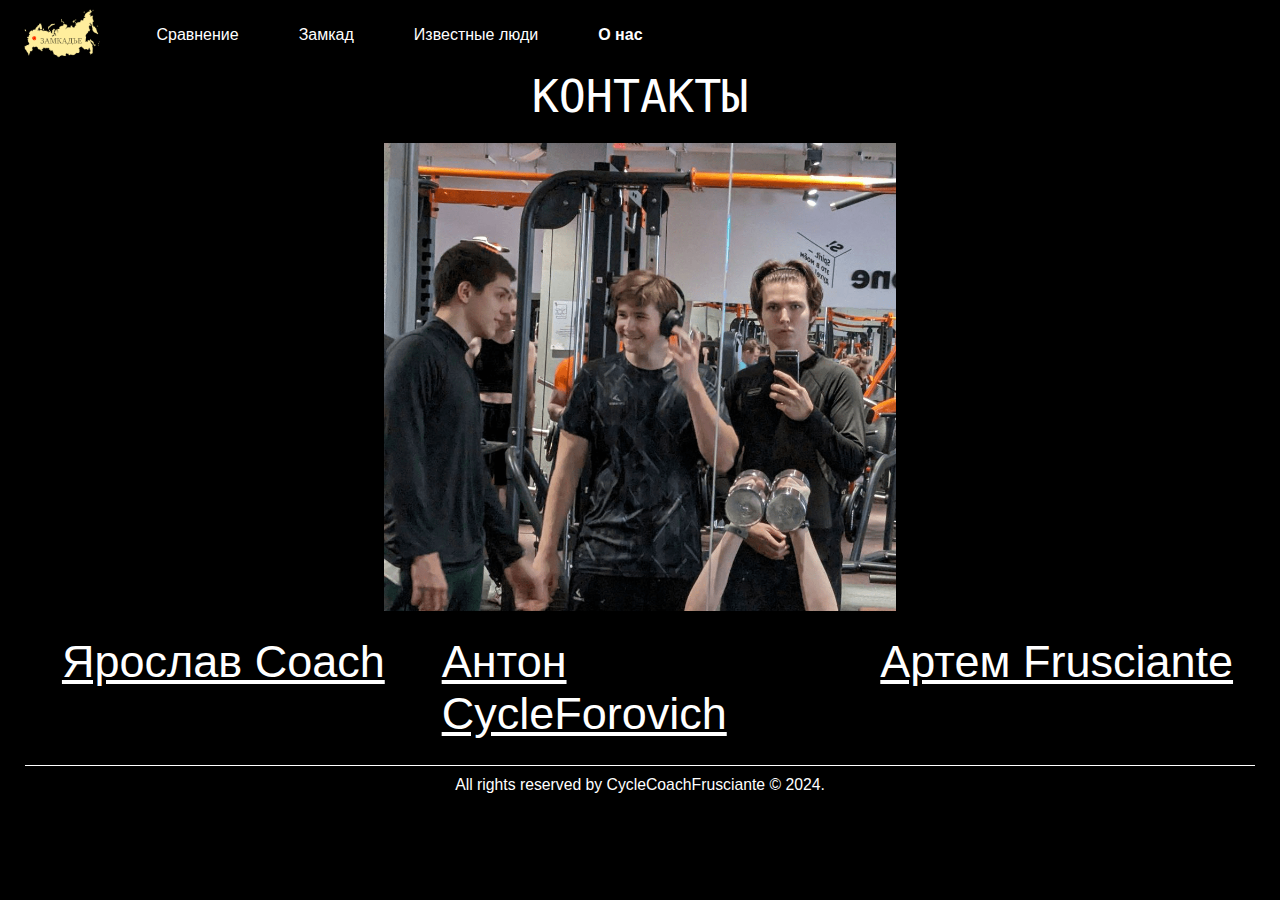
<file: about_us/about_us.html>
<!DOCTYPE html>
<html lang="en">
<head>
    <meta charset="UTF-8">
    <meta name="viewport" content="width=device-width, initial-scale=1.0">
    <link rel="stylesheet" href="../common_style.css">
    <link rel="stylesheet" href="about_us.css">
    <link rel="icon" href="../files/logo.png" type="image/png">
    <title>Есть ли жизнь за МКАДом?</title>
</head>
<body>
    <header>
        <a href="../index.html"><img src="../files/logo.png" alt="Логотип" class="logo"></a>
        <nav>
            <ul class="menu">
                <li><span>Сравнение</span>
                    <ul class="submenu">
                        <li><a href="../economics/economics.html">Экономика</a></li>
                        <li><a href="../climate/climate.html">Климат</a></li>
                    </ul>
                </li>
                <li><span>Замкад</span>
                    <ul class="submenu">
                        <li><a href="../tuapse/tuapse.html">Туапсе</a></li>
                        <li><a href="../kazan/kazan.html">Казань</a></li>
                        <li><a href="../cheboksary/cheboksary.html">Чебоксары</a></li>
                    </ul>
                </li>
                <li><a href="../popular_people/popular_people.html">Известные люди</a></li>
                <li><b><a href="../about_us/about_us.html">О нас</a></b></li>
            </ul>
        </nav>
    </header>
    <main>
        
        <div class="contacts">
            КОНТАКТЫ
        </div>

        <div class="bordered">
            <a href="files/gym.png"><img src="files/gym1.png" class="founders"></img></a>
        </div>
        
        <div class="container">
            <div class="info-card">
                <div class="info-card-element">
                    <div class="author">
                        <a target="_blank" href=https://t.me/xflouDD>Ярослав Coach</a>
                    </div>
                </div>
                <div class="info-card-element" id="university">
                    <div class="author">
                        <a target="_blank" href=https://t.me/qualdum>Антон CycleForovich</a>
                    </div>
                </div>
                <div class="info-card-element">
                    <div class="author">
                        <a target="_blank" href="https://t.me/GreenCoffee5">Артем Frusciante</a>
                    </div>
                </div>
            </div>
        </div>

        <footer class="footer">
            <div class="divider"></div>
            <div class="footer_text">All rights reserved by CycleCoachFrusciante © 2024.</div>
        </footer>
    </main>
</body>
</html>
</file>
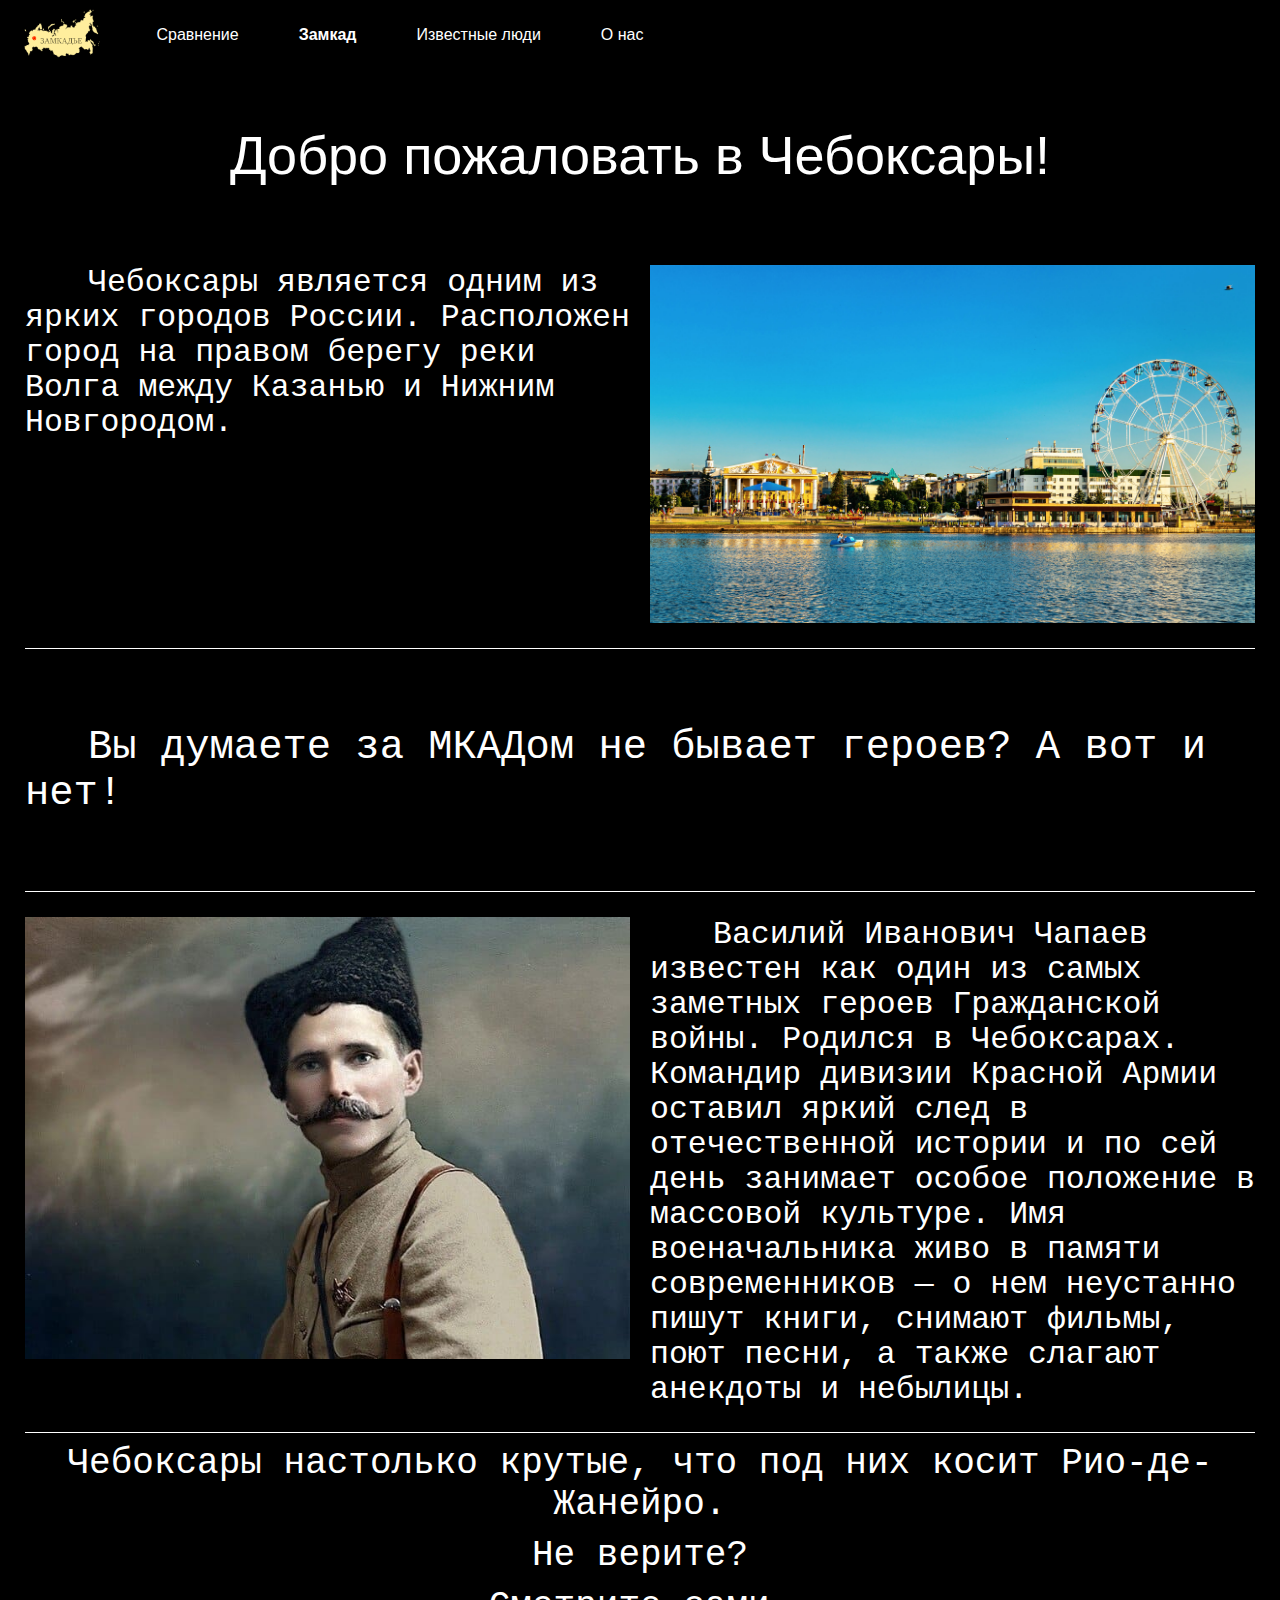
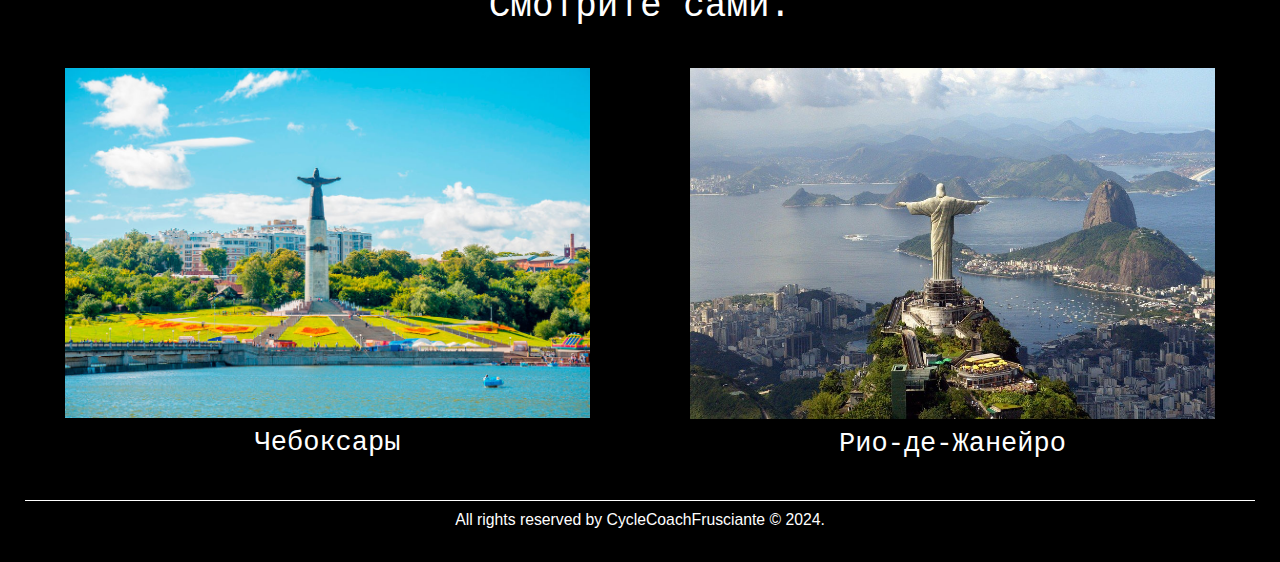
<file: cheboksary/cheboksary.html>
<!DOCTYPE html>
<html lang="en">
<head>
    <meta charset="UTF-8">
    <meta name="viewport" content="width=device-width, initial-scale=1.0">
    <link rel="stylesheet" href="../common_style.css">
    <link rel="stylesheet" href="cheboksary.css">
    <link rel="icon" href="../files/logo.png" type="image/png">
    <title>Есть ли жизнь за МКАДом?</title>
</head>
<body>
    <header>
        <a href="../index.html"><img src="../files/logo.png" alt="Логотип" class="logo"></a>
        <nav>
            <ul class="menu">
                <li><span>Сравнение</span>
                    <ul class="submenu">
                        <li><a href="../economics/economics.html">Экономика</a></li>
                        <li><a href="../climate/climate.html">Климат</a></li>
                    </ul>
                </li>
                <li><b><span>Замкад</span></b>
                    <ul class="submenu">
                        <li><a href="../tuapse/tuapse.html">Туапсе</a></li>
                        <li><a href="../kazan/kazan.html">Казань</a></li>
                        <li><b><a href="../cheboksary/cheboksary.html">Чебоксары</a></b></li>
                    </ul>
                </li>
                <li><a href="../popular_people/popular_people.html">Известные люди</a></li>
                <li><a href="../about_us/about_us.html">О нас</a></li>
            </ul>
        </nav>
    </header>
    <main>
        <div class="title_text">
            <p>Добро пожаловать в Чебоксары!</p>
        </div>

        <div class="container">
            <div class="info-card">
                <div class="info-card-element">
                    <div class="maps_cheb">Чебоксары является одним из ярких городов России. Расположен город на правом берегу реки Волга между Казанью и Нижним Новгородом. </div>
                </div>
                <div class="info-card-element">
                    <a href="files/zaliv.jpg"><img src="files/zaliv.jpg"></img></a>
                </div>
            </div>
        </div>

        <div class="divider"></div>
        <div class="container">
            <div class="info-card">
                <div class="info-card-element">
                    <div class="chapaev">
                        Вы думаете за МКАДом не бывает героев? А вот и нет!
                    </div>
                </div>
            </div>
        </div>

        <div class="divider"></div>

        <div class="container">
            <div class="info-card">
                <div class="info-card-element">
                    <a href="files/chapaev.png"><img src="files/chapaev.png"></img></a>
                </div>
                <div class="info-card-element">
                    <div class="maps_cheb">
                        Василий Иванович Чапаев известен как один из самых заметных героев Гражданской войны. Родился в Чебоксарах. Командир дивизии Красной Армии оставил яркий след в отечественной истории и по сей день занимает особое положение в массовой культуре. Имя военачальника живо в памяти современников — о нем неустанно пишут книги, снимают фильмы, поют песни, а также слагают анекдоты и небылицы.
                    </div>
                </div>
            </div>
        </div>

        <div class="divider"></div>

        <div>
            <div class="text_comparsion">Чебоксары настолько крутые, что под них косит Рио-де-Жанейро.</div>
            <div class="text_comparsion">Не верите?</div>
            <div class="text_comparsion">Смотрите сами.</div>
        </div>

        <div class="container">
            <div class="info-card">
                <div class="info-card-element">
                    <figure>
                        <a href="files/cheb1.jpg"><img src="files/cheb1.jpg"></img></a>
                        <figcaption class="center_text">Чебоксары</figcaption>
                    </figure>
                </div>
                <div class="info-card-element">
                    <figure>
                        <a href="files/rio1.jpg"><img src="files/rio1.jpg"></img></a>
                        <figcaption class="center_text">Рио-де-Жанейро</figcaption>
                    </figure>
                </div>
            </div>
        </div>

        <div class="divider_end"></div>

        <footer class="footer">
            <div class="footer_text">All rights reserved by CycleCoachFrusciante © 2024.</div>
        </footer>
    </main>
</body>
</html>
</file>
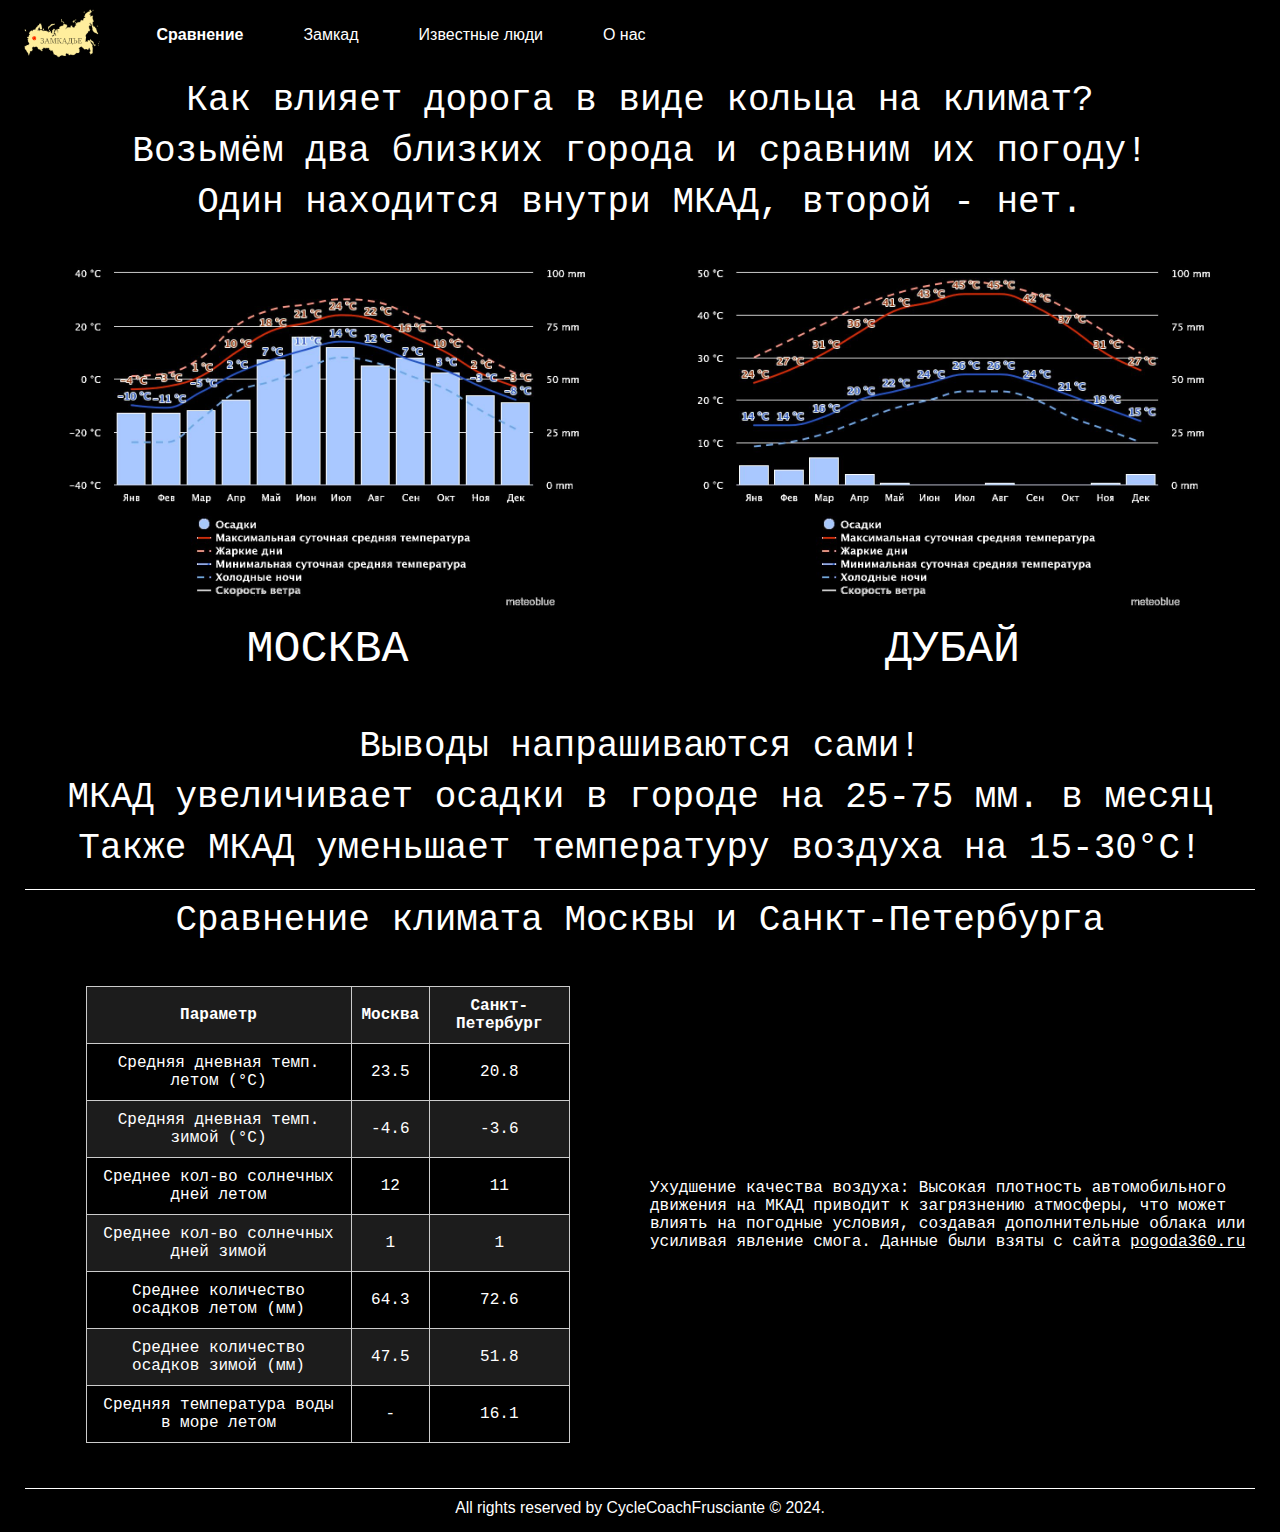
<file: climate/climate.html>
<!DOCTYPE html>
<html lang="en">

<head>
    <meta charset="UTF-8">
    <meta name="viewport" content="width=device-width, initial-scale=1.0">
    <link rel="stylesheet" href="../common_style.css">
    <link rel="stylesheet" href="climate.css">
    <link rel="icon" href="../files/logo.png" type="image/png">
    <title>Есть ли жизнь за МКАДом?</title>
</head>

<body>
    <header>
        <a href="../index.html"><img src="../files/logo.png" alt="Логотип" class="logo"></a>
        <nav>
            <ul class="menu">
                <li><b><span>Сравнение</span></b>
                    <ul class="submenu">
                        <li><a href="../economics/economics.html">Экономика</a></li>
                        <li><b><a href="../climate/climate.html">Климат</a></b></li>
                    </ul>
                </li>
                <li><span>Замкад</span>
                    <ul class="submenu">
                        <li><a href="../tuapse/tuapse.html">Туапсе</a></li>
                        <li><a href="../kazan/kazan.html">Казань</a></li>
                        <li><a href="../cheboksary/cheboksary.html">Чебоксары</a></li>
                    </ul>
                </li>
                <li><a href="../popular_people/popular_people.html">Известные люди</a></li>
                <li><a href="../about_us/about_us.html">О нас</a></li>
            </ul>
        </nav>
    </header>
    <main>

        <div>
            <div class="text_comparsion">Как влияет дорога в виде кольца на климат?</div>
            <div class="text_comparsion">Возьмём два близких города и сравним их погоду!</div>
            <div class="text_comparsion">Один находится внутри МКАД, второй - нет.</div>
        </div>

        <div class="container">
            <div class="info-card">
                <div class="info-card-element">
                    <figure>
                        <a href="moscow.svg"><img src="Moscow (1) (1).jpg"></img></a>
                        <!-- <img src="moscow.svg"></img> -->
                        <figcaption class="text_under_img">МОСКВА</figcaption>
                    </figure>
                </div>
                <div class="info-card-element">
                    <figure>
                        <a href="dubai.svg"><img src="Dubai (1) (1).jpg"></img></a>
                        <!-- <img src="dubai.svg"></img> -->
                        <figcaption class="text_under_img">ДУБАЙ</figcaption>
                    </figure>
                </div>
            </div>
        </div>

        <div>
            <div class="text_comparsion">Выводы напрашиваются сами!</div>
            <div class="text_comparsion">МКАД увеличивает осадки в городе на 25-75 мм. в месяц</div>
            <div class="text_comparsion">Также МКАД уменьшает температуру воздуха на 15-30°С!</div>
        </div>
        <div class="divider_mamooth"></div>

        <div>
            <div class="text_comparsion">Сравнение климата Москвы и Санкт-Петербурга</div>
        </div>
        <div class="container">
            <div class="info-card">
                <div class="info-card-element">

                    <table>
                        <tr>
                            <th>Параметр</th>
                            <th>Москва</th>
                            <th>Санкт-Петербург</th>
                        </tr>
                        <tr>
                            <td>Средняя дневная темп. летом (°C)</td>
                            <td>23.5</td>
                            <td>20.8</td>
                        </tr>
                        <tr>
                            <td>Средняя дневная темп. зимой (°C)</td>
                            <td>-4.6</td>
                            <td>-3.6</td>
                        </tr>
                        <tr>
                            <td>Среднее кол-во солнечных дней летом</td>
                            <td>12</td>
                            <td>11</td>
                        </tr>
                        <tr>
                            <td>Среднее кол-во солнечных дней зимой</td>
                            <td>1</td>
                            <td>1</td>
                        </tr>
                        <tr>
                            <td>Среднее количество осадков летом (мм)</td>
                            <td>64.3</td>
                            <td>72.6</td>
                        </tr>
                        <tr>
                            <td>Среднее количество осадков зимой (мм)</td>
                            <td>47.5</td>
                            <td>51.8</td>
                        </tr>
                        <tr>
                            <td>Средняя температура воды в море летом</td>
                            <td>-</td>
                            <td>16.1</td>
                        </tr>
                    </table>
                </div>
                <div class="info-card-element">
                    <div class="info-card-element-text">
                        Ухудшение качества воздуха: Высокая плотность автомобильного движения на МКАД приводит к
                        загрязнению атмосферы, что может влиять на погодные условия, создавая дополнительные облака или
                        усиливая явление смога.
                        Данные были взяты с сайта <a target="_blank" href="http://russia.pogoda360.ru/717347/avg/">pogoda360.ru</a>
                    </div>
                </div>
            </div>
        </div>

        <div class="divider"></div>
        <div class="divider_end"></div>

        <footer class="footer">
            <div class="footer_text">All rights reserved by CycleCoachFrusciante © 2024.</div>
            <!-- <div class="empty-space"></div> Пустой блок для создания отступа внизу страницы -->
        </footer>
    </main>
</body>

</html>
</file>
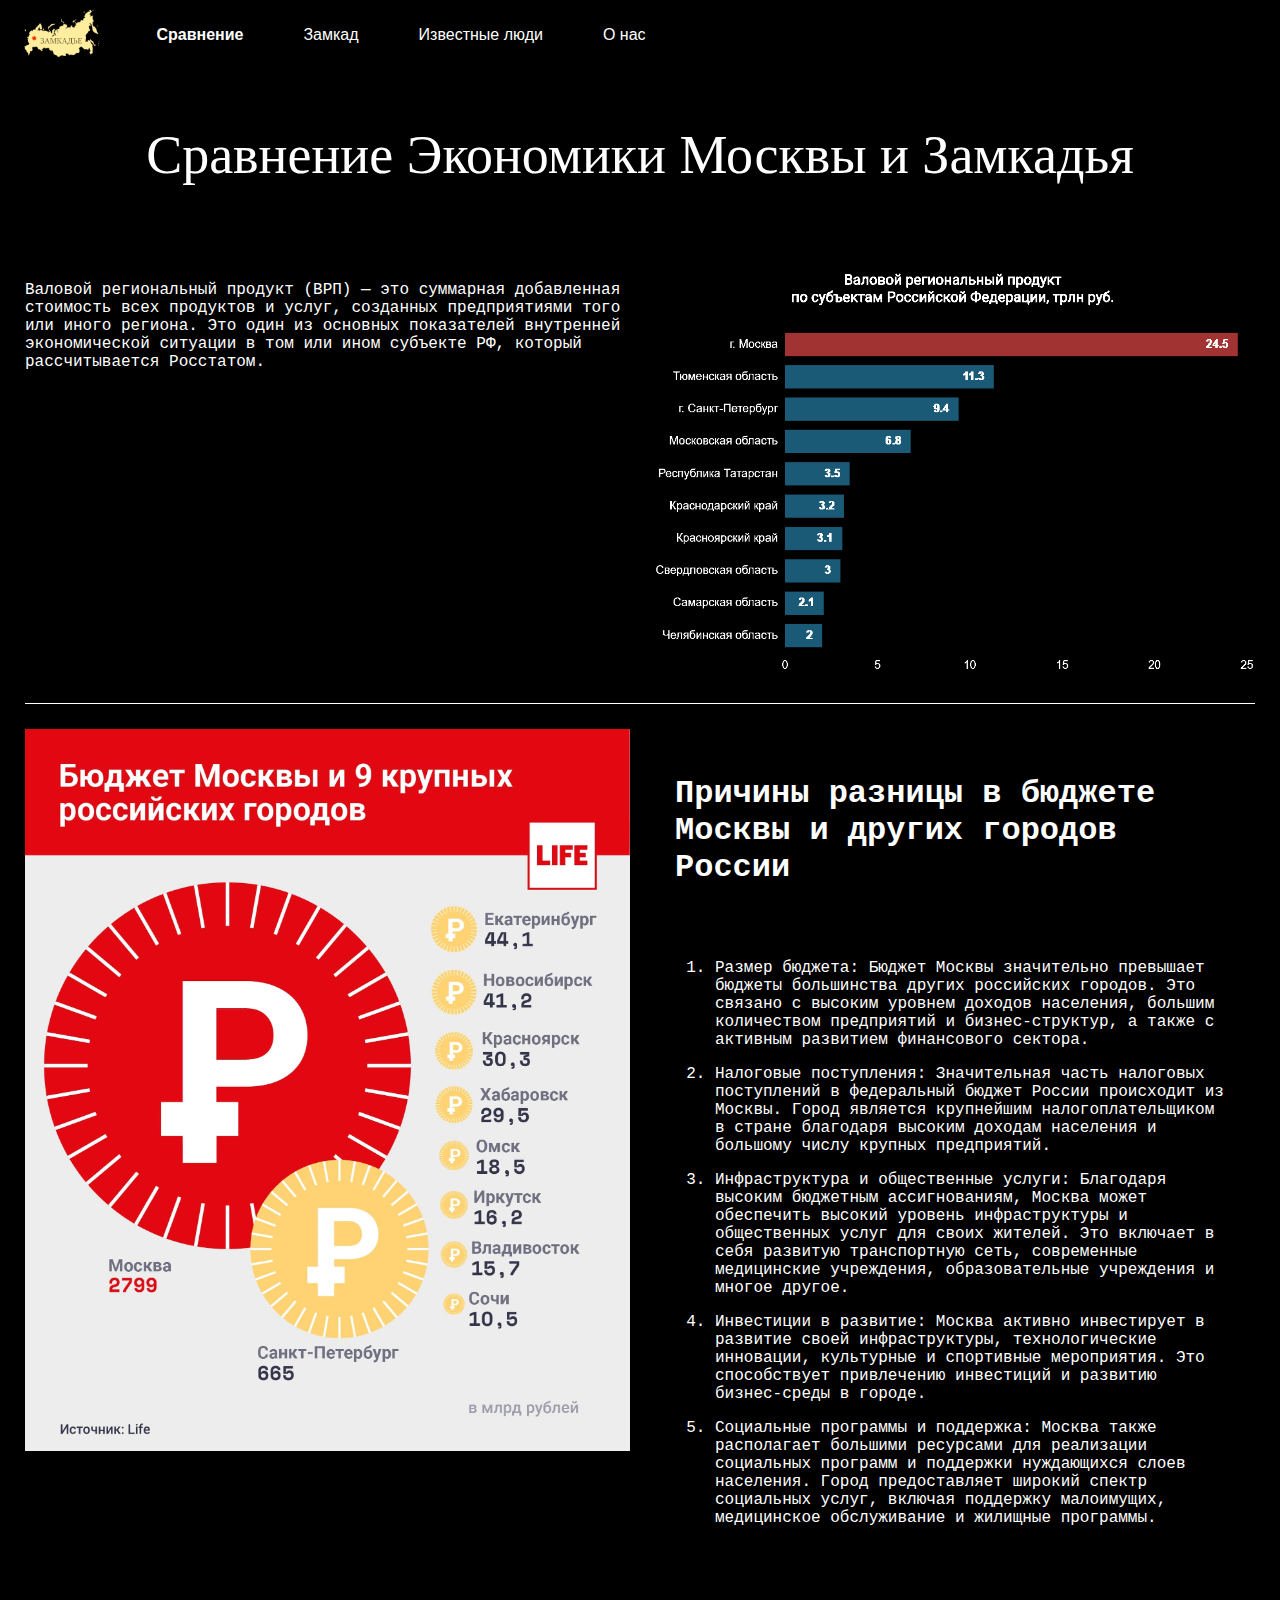
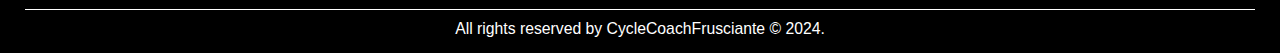
<file: economics/economics.html>
<!DOCTYPE html>
<html lang="en">

<head>
    <meta charset="UTF-8">
    <meta name="viewport" content="width=device-width, initial-scale=1.0">
    <link rel="stylesheet" href="../common_style.css">
    <link rel="stylesheet" href="economics.css">
    <link rel="icon" href="../files/logo.png" type="image/png">
    <title>Есть ли жизнь за МКАДом?</title>
</head>

<body>
    <header>
        <a href="../index.html"><img src="../files/logo.png" alt="Логотип" class="logo"></a>
        <nav>
            <ul class="menu">
                <li><b><span>Сравнение</span></b>
                    <ul class="submenu">
                        <li><b><a href="../economics/economics.html">Экономика</a></b></li>
                        <li><a href="../climate/climate.html">Климат</a></li>
                    </ul>
                </li>
                <li><span>Замкад</span>
                    <ul class="submenu">
                        <li><a href="../tuapse/tuapse.html">Туапсе</a></li>
                        <li><a href="../kazan/kazan.html">Казань</a></li>
                        <li><a href="../cheboksary/cheboksary.html">Чебоксары</a></li>
                    </ul>
                </li>
                <li><a href="../popular_people/popular_people.html">Известные люди</a></li>
                <li><a href="../about_us/about_us.html">О нас</a></li>
            </ul>
        </nav>
    </header>
    <main>
        <div class="title_text">
            <p>Сравнение Экономики Москвы и Замкадья</p>
        </div>

        <div class="container">
            <div class="info-card">
                <div class="info-card-element">
                    <p>
                        Валовой региональный продукт (ВРП) — это cуммарная добавленная стоимость всех продуктов и услуг,
                        созданных предприятиями того или иного региона. Это один из основных показателей внутренней
                        экономической ситуации в том или ином субъекте РФ, который рассчитывается Росстатом.
                    </p>
                </div>
                <div class="info-card-element">
                    <a href="vvp.png"><img src="vvp.png" alt="Другое фото"></a>
                </div>
            </div>
        </div>

        <div class="divider">

        </div>

        <div class="container">
            <div class="info-card">
                <div class="info-card-element">
                    <a href="budget.jpg"><img src="budget.jpg" alt="Другое фото"></a>
                </div>
                <div class="info-card-element">
                    <div class="info-card">
                        <div class="info-card-element">
                        <h1>Причины разницы в бюджете Москвы и других городов России</h1>
                    </div>
                    <div class="info-card-element">

                        <ol>
                            <li>
                                <p>Размер бюджета: Бюджет Москвы значительно превышает бюджеты большинства других
                                    российских городов. Это связано с высоким уровнем доходов населения, большим
                                    количеством предприятий и бизнес-структур, а также с активным развитием финансового
                                    сектора.</p>
                            </li>
                            <li>
                                <p>Налоговые поступления: Значительная часть налоговых поступлений в федеральный бюджет
                                    России происходит из Москвы. Город является крупнейшим налогоплательщиком в стране
                                    благодаря высоким доходам населения и большому числу крупных предприятий.</p>
                            </li>
                            <li>
                                <p>Инфраструктура и общественные услуги: Благодаря высоким бюджетным ассигнованиям,
                                    Москва может обеспечить высокий уровень инфраструктуры и общественных услуг для
                                    своих жителей. Это включает в себя развитую транспортную сеть, современные
                                    медицинские учреждения, образовательные учреждения и многое другое.</p>
                            </li>
                            <li>
                                <p>Инвестиции в развитие: Москва активно инвестирует в развитие своей инфраструктуры,
                                    технологические инновации, культурные и спортивные мероприятия. Это способствует
                                    привлечению инвестиций и развитию бизнес-среды в городе.</p>
                            </li>
                            <li>
                                <p>Социальные программы и поддержка: Москва также располагает большими ресурсами для
                                    реализации социальных программ и поддержки нуждающихся слоев населения. Город
                                    предоставляет широкий спектр социальных услуг, включая поддержку малоимущих,
                                    медицинское обслуживание и жилищные программы.</p>
                            </li>
                        </ol>
                    </div>

                    </div>
                </div>
            </div>
        </div>

        <div class="divider"></div>

        <div class="footer">
            <p class="footer_text">All rights reserved by CycleCoachFrusciante © 2024.</p>
            <div class="empty-space"></div> 
        </div>

    </main>
</body>

</html>
</file>
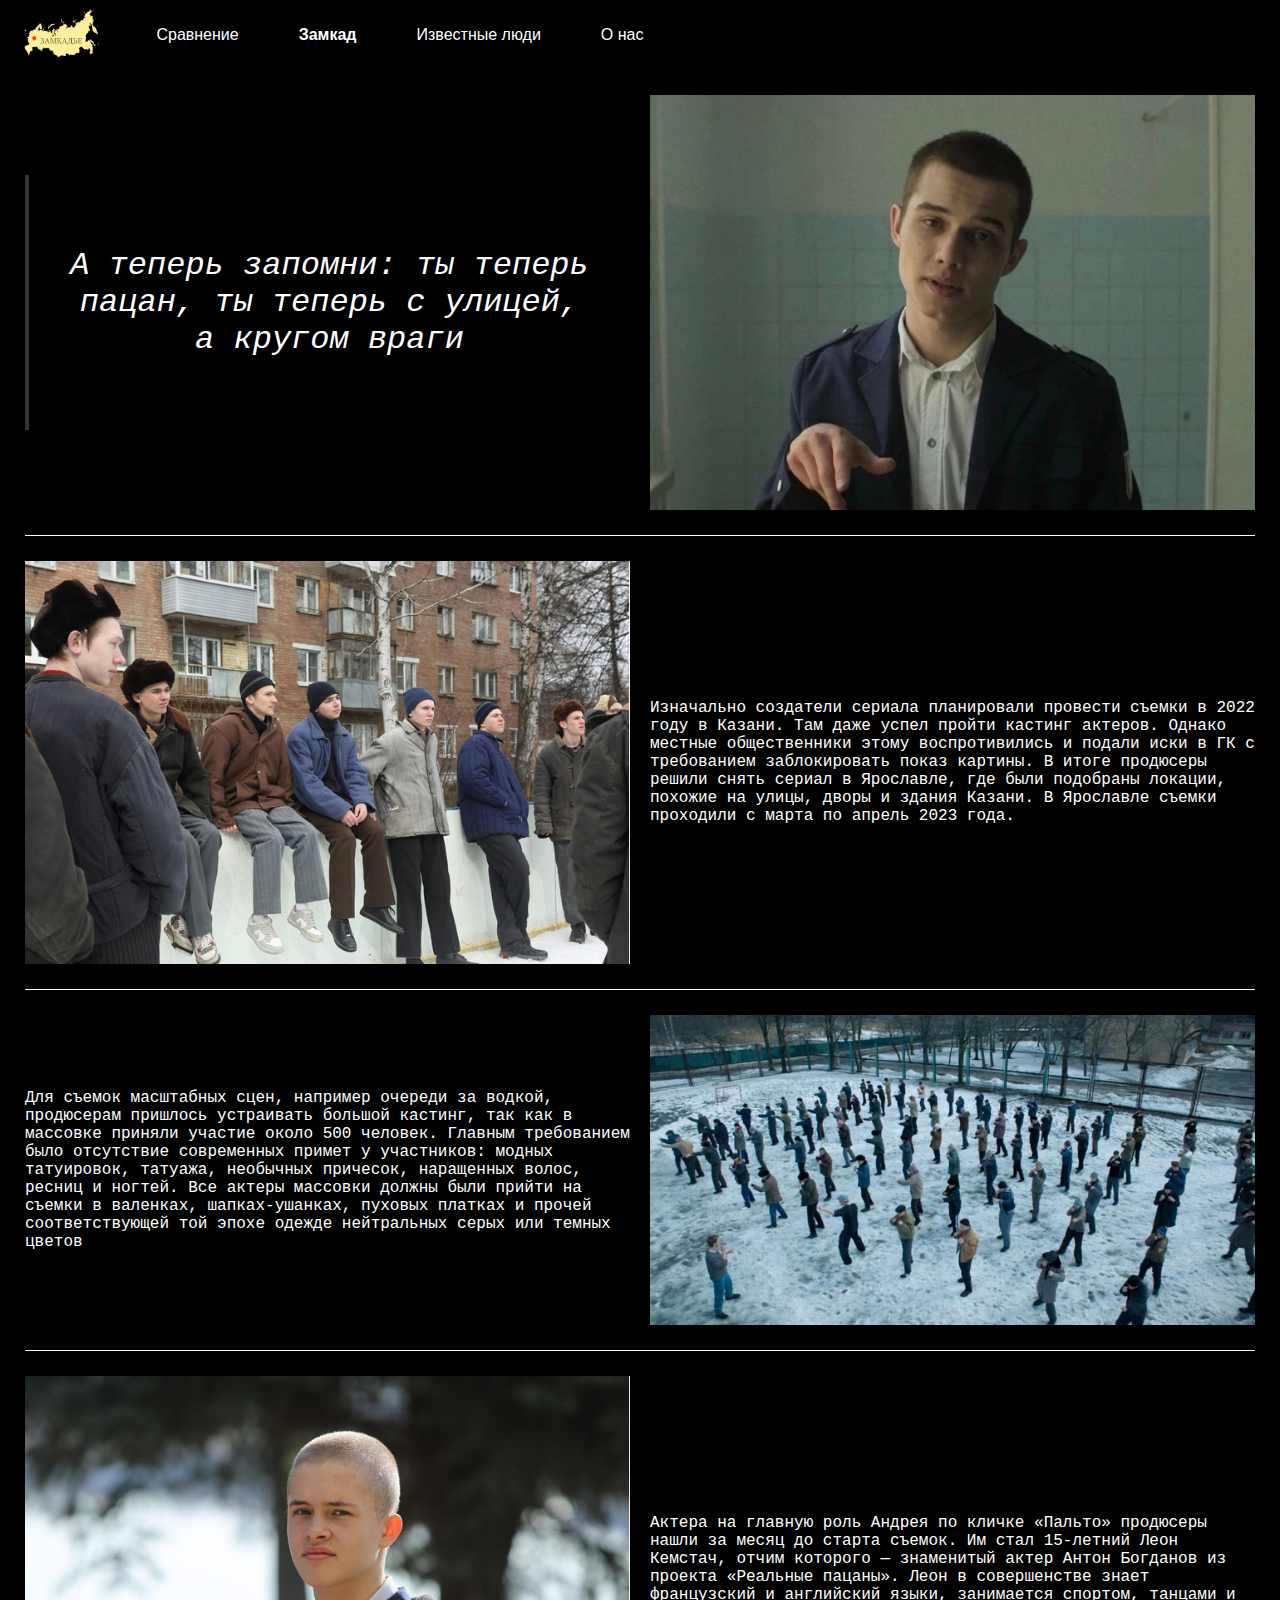
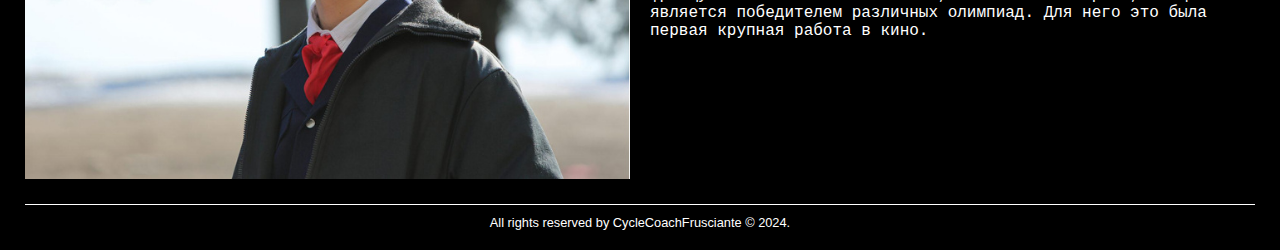
<file: kazan/kazan.html>
<!DOCTYPE html>
<html lang="ru">

<head>
    <meta charset="UTF-8">
    <meta name="viewport" content="width=device-width, initial-scale=1.0">
    <link rel="icon" href="files/logo.png" type="image/png">
    <link rel="stylesheet" href="kazan.css">
    <title>Есть ли жизнь за МКАДом?</title>
</head>

<body>
    <header>
        <a href="../index.html"><img src="../files/logo.png" alt="Логотип" class="logo"></a>
        <nav>
            <ul class="menu">
                <li><span>Сравнение</span>
                    <ul class="submenu">
                        <li><a href="../economics/economics.html">Экономика</a></li>
                        <li><a href="../climate/climate.html">Климат</a></li>
                    </ul>
                </li>
                <li><b><span>Замкад</span></b>
                    <ul class="submenu">
                        <li><a href="../tuapse/tuapse.html">Туапсе</a></li>
                        <li><b><a href="../kazan/kazan.html">Казань</a></b></li>
                        <li><a href="../cheboksary/cheboksary.html">Чебоксары</a></li>
                    </ul>
                </li>
                <li><a href="../popular_people/popular_people.html">Известные люди</a></li>
                <li><a href="../about_us/about_us.html">О нас</a></li>
            </ul>
        </nav>
    </header>
    <main>

        <div class="container">
            <div class="info-card">
                <div class="info-card-element">
                    <blockquote>
                        <p>А теперь запомни: ты теперь пацан, ты теперь с улицей, а кругом враги</p>
                    </blockquote>
                </div>
                <div class="info-card-element">
                    <a href="marat.jpg"><img src="marat.jpg" alt="Другое фото"></a>
                </div>
            </div>
        </div>
        
        <div class="divider">


        </div>

        <div class="container">
            <div class="info-card">
                <div class="info-card-element">
                    <a href="fact_1.jpg"><img src="fact_1.jpg" alt="Фото МКАДа"></a>
                </div>
                <div class="info-card-element">
                    <p>Изначально создатели сериала планировали провести съемки в 2022 году в Казани. Там даже успел пройти кастинг актеров. Однако местные общественники этому воспротивились и подали иски в ГК с требованием заблокировать показ картины. В итоге продюсеры решили снять сериал в Ярославле, где были подобраны локации, похожие на улицы, дворы и здания Казани. В Ярославле съемки проходили с марта по апрель 2023 года.</p>
                </div>
            </div>
        </div>

        <div class="divider">
                
        </div>
        
        <div class="container">
            <div class="info-card">
                <div class="info-card-element">
                    <p>
                        Для съемок масштабных сцен, например очереди за водкой, продюсерам пришлось устраивать большой кастинг, так как в массовке приняли участие около 500 человек. Главным требованием было отсутствие современных примет у участников: модных татуировок, татуажа, необычных причесок, наращенных волос, ресниц и ногтей. Все актеры массовки должны были прийти на съемки в валенках, шапках-ушанках, пуховых платках и прочей соответствующей той эпохе одежде нейтральных серых или темных цветов
                     </p>
                </div>
                <div class="info-card-element">
                    <a href="fact_2.jpg"><img src="fact_2.jpg" alt="Другое фото"></a>
                </div>
            </div>
        </div>

        <div class="divider">


        </div>

        <div class="container">
            <div class="info-card">
                <div class="info-card-element">
                    <a href="fact_3.jpg"><img src="fact_3.jpg" alt="Фото МКАДа"></a>
                </div>
                <div class="info-card-element">
                    <p>Актера на главную роль Андрея по кличке «Пальто» продюсеры нашли за месяц до старта съемок. Им стал 15-летний Леон Кемстач, отчим которого — знаменитый актер Антон Богданов из проекта «Реальные пацаны». Леон в совершенстве знает французский и английский языки, занимается спортом, танцами и является победителем различных олимпиад. Для него это была первая крупная работа в кино.</p>
                </div>
            </div>
        </div>

        <div class="divider_end"></div>

        <div class="footer">
            <p class="footer_text">All rights reserved by CycleCoachFrusciante © 2024.</p>
            <div class="empty-space"></div>
        </div>

    </main>
</body>

</html>
</file>
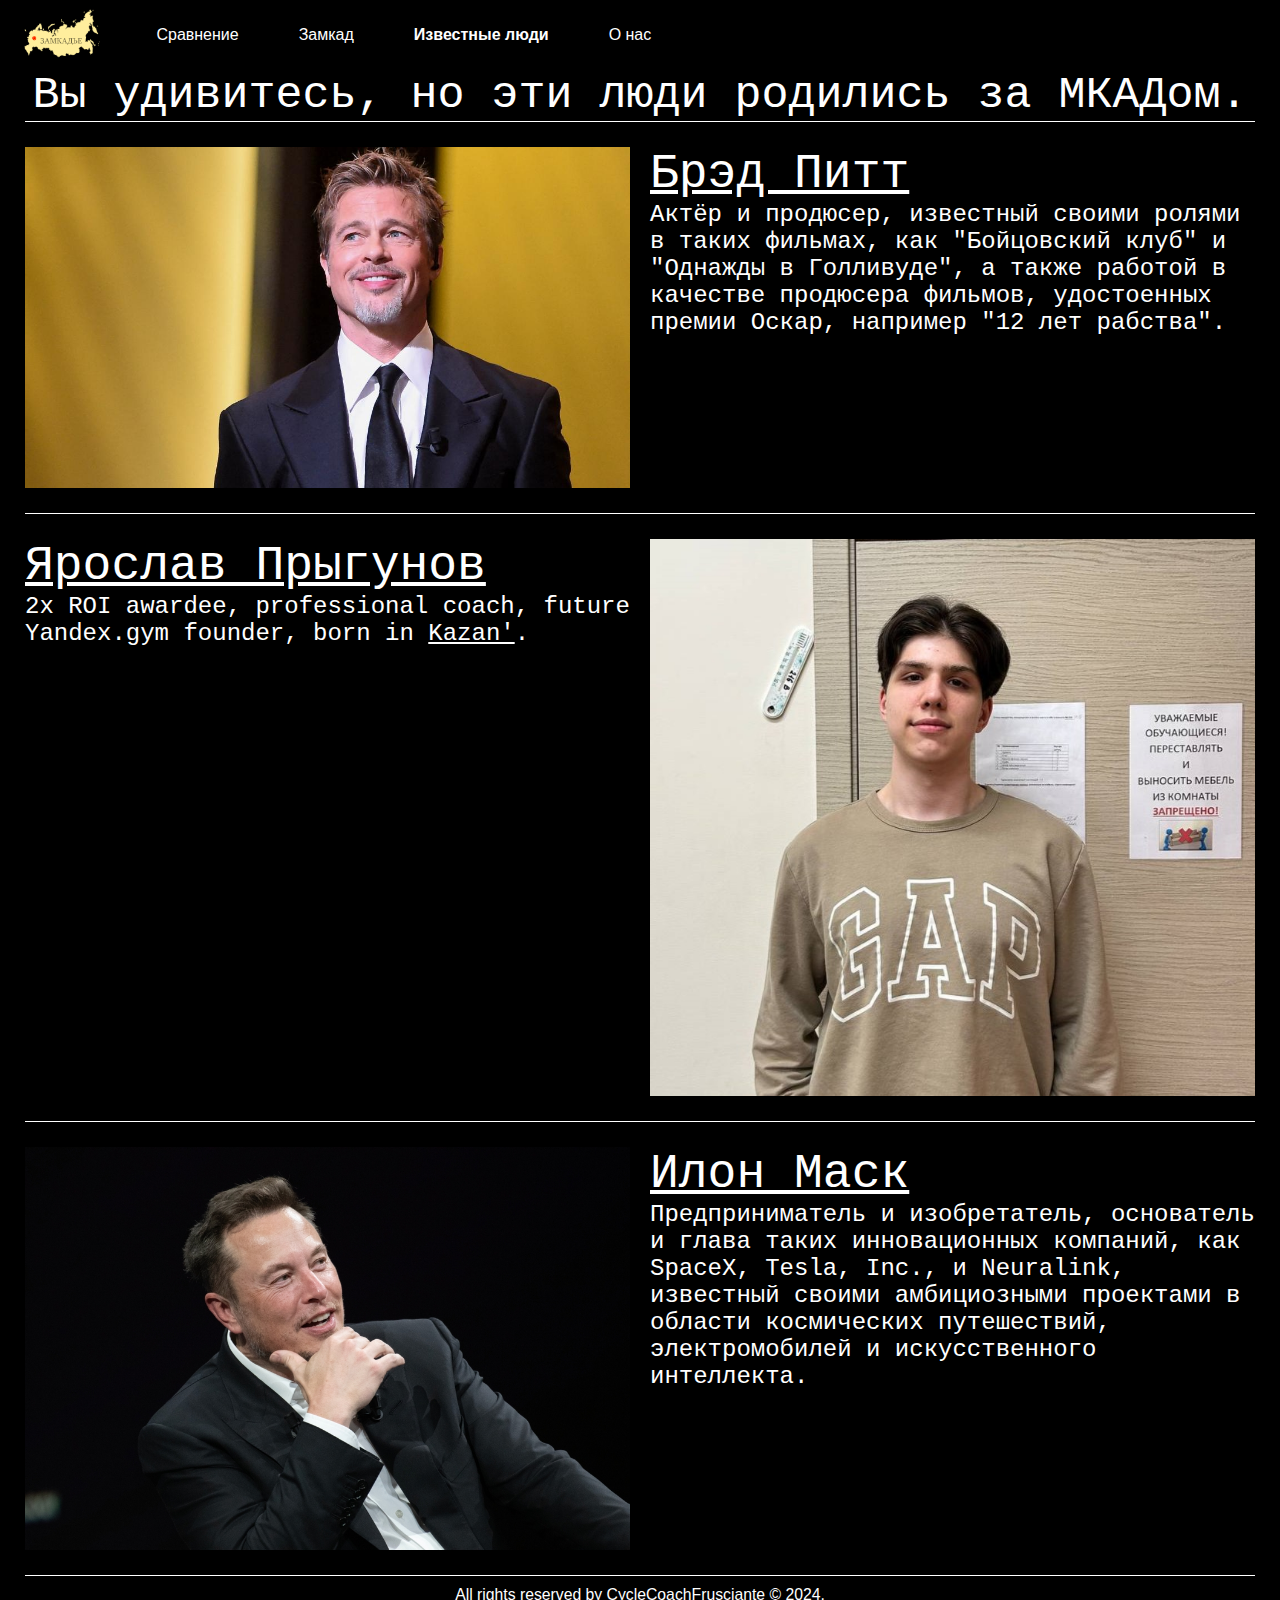
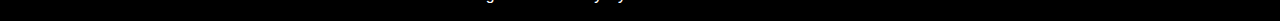
<file: popular_people/popular_people.html>
<!DOCTYPE html>
<html lang="en">
<head>
    <meta charset="UTF-8">
    <meta name="viewport" content="width=device-width, initial-scale=1.0">
    <link rel="stylesheet" href="popular_people.css">
    <link rel="stylesheet" href="../common_style.css">
    <link rel="icon" href="../files/logo.png" type="image/png">
    <title>Есть ли жизнь за МКАДом?</title>
</head>
<body>
    <header>
        <a href="../index.html"><img src="../files/logo.png" alt="Логотип" class="logo"></a>
        <nav>
            <ul class="menu">
                <li><span>Сравнение</span>
                    <ul class="submenu">
                        <li><a href="../economics/economics.html">Экономика</a></li>
                        <li><a href="../climate/climate.html">Климат</a></li>
                    </ul>
                </li>
                <li><span>Замкад</span>
                    <ul class="submenu">
                        <li><a href="../tuapse/tuapse.html">Туапсе</a></li>
                        <li><a href="../kazan/kazan.html">Казань</a></li>
                        <li><a href="../cheboksary/cheboksary.html">Чебоксары</a></li>
                    </ul>
                </li>
                <li><b><a href="../popular_people/popular_people.html">Известные люди</a></b></li>
                <li><a href="../about_us/about_us.html">О нас</a></li>
            </ul>
        </nav>
    </header>
    <main>

        <div class="people_title">
            Вы удивитесь, но эти люди родились за МКАДом.
        </div>

        <div class="divider"></div>

        <div class="container">
            <div class="info-card">
                <div class="info-card-element">
                    <a href="files/bradd.jpg"><img src="files/bradd.jpg" class="img_celebrity"></a>
                </div>
                <div class="info-card-element">
                    <div class="celebrity">
                        <a target="_blank" href="https://ru.wikipedia.org/wiki/%D0%9F%D0%B8%D1%82%D1%82,_%D0%91%D1%80%D1%8D%D0%B4">Брэд Питт</a>
                        <div class="celebrity_text">
                            Актёр и продюсер, известный своими ролями в таких фильмах, как "Бойцовский клуб" и "Однажды в Голливуде", а также работой в качестве продюсера фильмов, удостоенных премии Оскар, например "12 лет рабства".
                        </div>
                    </div>
                </div>
            </div>
        </div>

        <div class="divider"></div>
        
        <div class="container">
            <div class="info-card">
                <div class="info-card-element">
                    <div class="celebrity">
                        <a target="_blank" href="https://t.me/xflouDD">Ярослав Прыгунов</a>
                        <div class="celebrity_text">
                            2x ROI awardee, professional coach, future Yandex.gym founder, born in <a href="../kazan/kazan.html">Kazan'</a>.
                        </div>
                    </div>
                </div>
                <div class="info-card-element">
                    <a href="files/coach.jpg"><img src="files/coach2.jpg" class="img_celebrity"></a>
                </div>
            </div>
        </div>

        <div class="divider"></div>

        <div class="container">
            <div class="info-card">
                <div class="info-card-element">
                    <a href="files/elon.jpg"><img src="files/elon.jpg" class="img_celebrity"></a>
                </div>
                <div class="info-card-element">
                    <div class="celebrity">
                        <a target="_blank" href="https://ru.wikipedia.org/wiki/%D0%9C%D0%B0%D1%81%D0%BA,_%D0%98%D0%BB%D0%BE%D0%BD">Илон Маск</a>
                        <div class="celebrity_text">
                            Предприниматель и изобретатель, основатель и глава таких инновационных компаний, как SpaceX, Tesla, Inc., и Neuralink, известный своими амбициозными проектами в области космических путешествий, электромобилей и искусственного интеллекта.                      
                        </div>
                    </div>
                    
                </div>
            </div>
        </div>



        <footer class="footer">
            <div class="divider"></div>
            <div class="footer_text">All rights reserved by CycleCoachFrusciante © 2024.</div>
        </footer>
    </main>
</body>
</html>
</file>
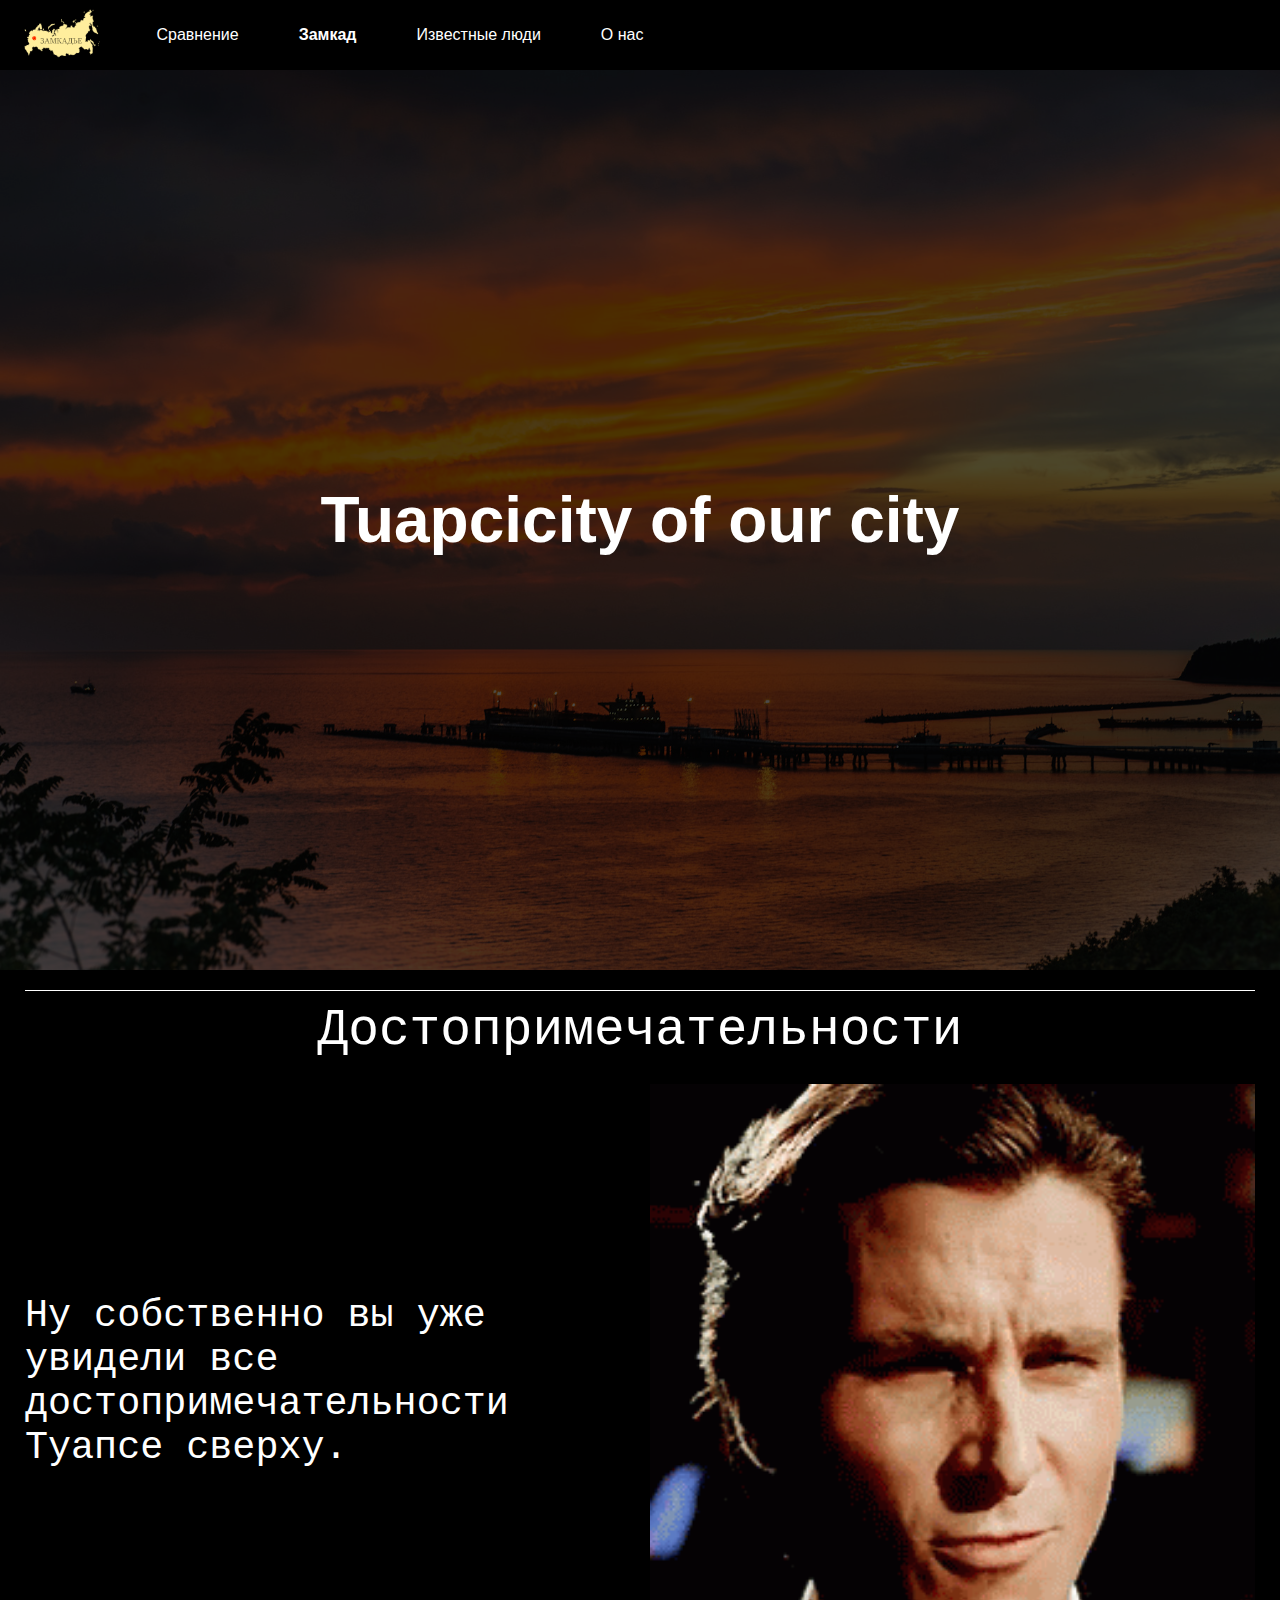
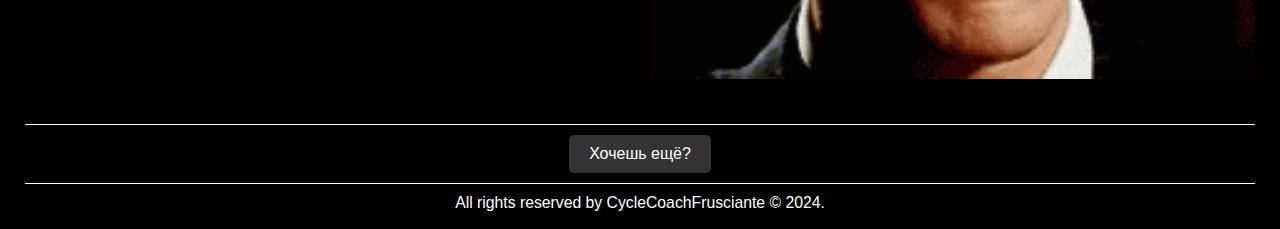
<file: tuapse/tuapse.html>
<!DOCTYPE html>
<html lang="en">

<head>
    <meta charset="UTF-8">
    <meta name="viewport" content="width=device-width, initial-scale=1.0">
    <link rel="stylesheet" href="../common_style.css">
    <link rel="stylesheet" href="tuapse.css">
    <link rel="icon" href="../files/logo.png" type="image/png">
    <script src="script.js"></script>
    <title>Есть ли жизнь за МКАДом?</title>
</head>

<body>
    <header>
        <a href="../index.html"><img src="../files/logo.png" alt="Логотип" class="logo"></a>
        <nav>
            <ul class="menu">
                <li><span>Сравнение</span>
                    <ul class="submenu">
                        <li><a href="../economics/economics.html">Экономика</a></li>
                        <li><a href="../climate/climate.html">Климат</a></li>
                    </ul>
                </li>
                <li><b><span>Замкад</span></b>
                    <ul class="submenu">
                        <li><b><a href="../tuapse/tuapse.html">Туапсе</a></b></li>
                        <li><a href="../kazan/kazan.html">Казань</a></li>
                        <li><a href="../cheboksary/cheboksary.html">Чебоксары</a></li>
                    </ul>
                </li>
                <li><a href="../popular_people/popular_people.html">Известные люди</a></li>
                <li><a href="../about_us/about_us.html">О нас</a></li>
            </ul>
        </nav>
    </header>
    <main>
        <div class="intro">
            <div class="video">
                <img class="video__media" src="sea.jpg"></video>
            </div>

            <div class="intro__content">
                <div class="container_title_text">
                    <h1 class="intro__title">Tuapcicity of our city</h1>
                </div>
            </div>
        </div>

        <div class="divider_mamooth"></div>

        <div>
            <div class="text_comparsion">Достопримечательности</div>
        </div>

        <div class="container">
            <div class="info-card">
                <div class="info-card-element">
                    <div class="info-card-element-text">
                        Ну собственно вы уже увидели все достопримечательности Туапсе сверху.
                    </div>
                </div>
                <div class="info-card-element">
                    <img src="sigma.gif" alt="Sigma">
                </div>
            </div>
        </div>

        <div class="divider_mamooth"></div>

        <div class="container"><button type="button" id="button-open">Хочешь ещё?</button></div>
        <div id="to-hide">
            <div>
                <div class="text_comparsion">Ладно, ладно, уговорили</div>
            </div>
            <div class="container">
                <div class="info-card">
                    <div class="info-card-element">
                        <div class="info-card-element-text">
                            Знакомьтесь, одна из главных достопримечательностей, ради которых приезжают в Туапсе - <a target="_blank" href="https://t.me/GreenCoffee5">Артем Frusciante</a>. В настоящее время находится на реставрации и открыта только летом.
                        </div>
                    </div>
                    <div class="info-card-element">
                        <a href="bagrintsevich.jpg"><img src="bagrintsevic_small.jpg" alt="Я"></a>
                    </div>
                </div>
            </div>

            <div class="divider"></div>

            <div class="container">
                <div class="info-card">
                    <div class="info-card-element">
                        <a href="buran.jpg"><img src="buran.jpg" alt="Вьюга"></a>
                    </div>
                    <div class="info-card-element">
                        <div class="info-card-element-text">
                            Туапсе широко известен своими постоянными снежными бурями зимой и летом. Ежегодно много <a target="_blank" href="https://codeforces.com/profile/tourist">туристов</a> приезжают смотреть на это.
                        </div>
                    </div>  
                </div>
            </div>

            <div class="divider"></div>


            <div class="container">
                <div class="info-card">
                    <div class="info-card-element">
                        <div class="info-card-element-text">
                            Скала киселева, названная в честь известного <a target="_blank" href="https://ru.wikipedia.org/wiki/%D0%9A%D0%B8%D1%81%D0%B5%D0%BB%D1%91%D0%B2,_%D0%90%D0%BB%D0%B5%D0%BA%D1%81%D0%B0%D0%BD%D0%B4%D1%80_%D0%90%D0%BB%D0%B5%D0%BA%D1%81%D0%B0%D0%BD%D0%B4%D1%80%D0%BE%D0%B2%D0%B8%D1%87">Русского художника</a>. Именно здесь были съемки рыбалки на белой скале в <a target="_blank" href="https://www.kinopoisk.ru/film/46225/">"Бриллиантовой руке"</a>.
                        </div>
                    </div>
                    <div class="info-card-element">
                        <a href="kiselev.jpeg"><img src="kiselev.jpeg" alt="Скала киселева"></a>
                    </div>
                </div>
            </div>
        </div>

        <footer class="footer">
            <div class="divider"></div>
            <div class="footer_text">All rights reserved by CycleCoachFrusciante © 2024.</div>
        </footer>
    </main>
</body>

</html>
</file>
<file: common_style.css>
body,
html {
    margin: 0;
    padding: 0;
    font-family: Arial, sans-serif;
    background-color: black;
}



header {
    display: flex;
    align-items: center;
    width: 100%;
    background-color: rgb(0, 0, 0);
    position: sticky;
    top: 0;
    left: 0;
    z-index: 1000;
}


.logo {
    height: 50px;
    margin-left: 20px;
}

.menu {
    flex-flow: row wrap;
    list-style: none;
    display: flex;
    gap: 30px;
    margin-left: auto;
}

.menu li {
    color: white;
    position: relative;
}

.menu a,
.menu span {
    color: white;
    text-decoration: none;
    padding: 10px 15px;
    display: block;
}

.menu a:hover {
    background-color: rgba(0, 0, 0, 0.1);
}

.submenu {
    display: none;
    position: absolute;
    top: 100%;
    left: 0;
    background-color: black;
    border: 1px solid #ccc;
}

.menu li:hover .submenu {
    display: block;
    z-index: 500;
}

.container {
    display: flex;
    flex-flow: row wrap;
}

main {
    background-color: black;
}

.info-card {
    flex: 1 1 100%;
    display: flex;
    align-items: flex-start;
    flex-flow: row wrap;
    gap: 20px;
    margin: 10px;
    padding: 15px;
    box-shadow: 0 4px 8px rgba(0, 0, 0, 0.1);
}

.info-card img,
.info-card p {
    max-width: 100%;
    height: auto;
    display: flex;
    color:white;
    flex: 1;
}

.divider {
    position: relative;
    border-bottom: 1px solid white; 
    margin-left: 25px; 
    margin-right: 25px;
}

.divider_mamooth {
    position: relative;
    border-bottom: 1px solid white; 
    margin-left: 25px; 
    margin-top: 20px;
    margin-right: 25px;
}


.info-card-element{
    min-width: 300px;
    max-width: 100%;
    display: flex;
    color:white;
    flex: 1;
    font-family: Courier, monospace;
}

footer {
  background-color: black;
}

.footer {
  padding-bottom: 10px;
  background-color: black;
}

.footer_text {
    margin-top: 10px;
    text-align: center;
    color:white;
    font-size: 1.75vh;
    margin-bottom: 5px;
}
</file>
<file: about_us/about_us.css>
.bordered {
  max-height: 20%;

}


a.text:active,
a.text:hover, 
a {
  color: white;
}


.founders {
  display: block;
  max-width: 40%;
  margin-top: 20px;
  margin-left: auto;
  margin-right: auto;
}

.contacts {
  font-size: 5vh;
  font-family: monospace;
  color: white;
  text-align: center;
  display: block;
}

.author {
  color:white;
  font-family: 'arial';
  font-size: 5vh;
  margin: auto;
}
</file>
<file: cheboksary/cheboksary.css>
.title_text {
    font-size: 6vh;
    text-align: center;
    color:white;
}

.text_comparsion {
    color:white;
    text-align: center;
    font-family: monospace;
    margin: auto;
    margin-top: 10px;
    font-size: 4vh;
}

.divider_end {
    position: relative;
    border-bottom: 1px solid white; 
    margin-left: 25px; 
    margin-right: 25px;
    margin-bottom: 10px;
}

.lenin_text {
    font-size: 3.5vh;
    text-indent: 7vh;
    font-family: monospace;
}

.center_text {
    text-align: center;
    font-size:3vh;
    margin-top: 10px;
}

.maps_cheb {
    text-indent: 7vh;
    font-size: 3.5vh;
    font-family: monospace;
}

.chapaev {
    text-indent: 7vh;
    font-size: 4.5vh;
    font-family: monospace;
    margin: auto;
    margin-top: 50px;
    margin-bottom: 50px;
}

.lenin_img {
    max-height: 600px;
}
</file>
<file: climate/climate.css>
.info-card-element{
    margin: auto;
}

.text_comparsion {
    color:white;
    text-align: center;
    font-family: monospace;
    margin: auto;
    margin-top: 10px;
    font-size: 4vh;
}

.center_text {
    text-align: center;
    font-size:3vh;
    margin-top: 10px;
}

.text_under_img{
    text-align: center;
    font-size:5vh;
    margin-top: 10px;
}

table {
    width: 80%;
    margin: 20px auto;
    border-collapse: collapse;
    text-align: center;
}

th, td {
    border: 1px solid #ccc;
    padding: 10px;
}

th {
    background-color: #1C1C1C;
}

tr:nth-child(even) {
    background-color: black;
}

tr:nth-child(odd) {
    background-color: #1C1C1C;
}

a {
    color: white;
}
</file>
<file: economics/economics.css>
.title_text {
    font-size: 6vh;
    text-align: center;
    color:white;
    font-family:  fantasy;
}
</file>
<file: kazan/kazan.css>
body,
html {
    margin: 0;
    padding: 0;
    /* height: 100%; */
    font-family: Arial, sans-serif;
}

header {
    display: flex;
    align-items: center;
    width: 100%;
    background-color: rgb(0, 0, 0);
    position: sticky;
    top: 0;
    left: 0;
    z-index: 1000;
}

.logo {
    height: 50px;
    margin-left: 20px;
}

.menu {
    flex-flow: row wrap;
    list-style: none;
    display: flex;
    gap: 30px;
    margin-left: auto;
}

.menu li {
    color: white;
    position: relative;
}

.menu a,
.menu span {
    color: white;
    text-decoration: none;
    padding: 10px 15px;
    display: block;
}

.menu a:hover {
    background-color: rgba(0, 0, 0, 0.1);
}

.submenu {
    display: none;
    position: absolute;
    top: 100%;
    left: 0;
    background-color: black;
    border: 1px solid #ccc;
}

.menu li:hover .submenu {
    display: block;
}

#background-video {
    position: fixed;
    top: 0;
    left: 0;
    width: 100%;
    height: 100%;
    object-fit: cover;
    z-index: -1;
}

.video {
    position: relative;
    height: 100vh;
}

.video__media {
    position: absolute;
    width: 100%;
    height: 100%;
    top: 0;
    left: 0;
    object-fit: cover;
}

.intro {
    position: relative;
    height: 100vh;
}

.intro::after {
    content: "";
    display: block;
    width: 100%;
    height: 100%;
    background-color: rgba(0, 0, 0, 0.7);
    z-index: 2;
    top: 0;
    left: 0;
    position: absolute;
}

.intro__content {
    display: flex;
    flex-direction: column;
    justify-content: center;
    position: absolute;
    width: 100%;
    height: 100%;
    top: 0;
    left: 0;
    z-index: 3;
}

.container_title_text {
    width: 100%;
    max-width: 1200px;
    margin: 0 auto;
}

.intro__title {
    font-size: 5vw;
    color: #fff;
    margin: 0;
    text-align: center;
}

.container {
    display: flex;
    flex-flow: row wrap;
}

main {
    background-color: black;
}

.info-card {
    flex: 1 1 100%;
    display: flex;
    align-items: center; /* Center vertically */
    justify-content: center; /* Center horizontally */
    flex-flow: row wrap;
    gap: 20px;
    margin: 10px;
    padding: 15px;
    box-shadow: 0 4px 8px rgba(0, 0, 0, 0.1);
}


.info-card img,
.info-card p {
    max-width: 100%;
    height: auto;
    display: flex;
    color: white;
    flex: 1;
}

.divider {
    position: relative;
    border-bottom: 1px solid white;
    margin-left: 25px;
    margin-right: 25px;
}

.info-card-element {
    min-width: 300px;
    max-width: 100%;
    display: flex;
    font-family: Courier, monospace;
    color: white;
    flex: 1;
}

.container blockquote {
    font-style: italic;
    padding: 40px;
    margin: 20px auto;
    background-color: black;
    border-left: 4px solid #333;
    position: relative;
    max-width: 800px;
    text-align: center;
    font-size: 2.0rem; /* Increase font size */
}

footer {
    background-color: black;
  }
  
  .footer {
    padding-bottom: 10px;
    background-color: black;
  }
  
  .footer_text {
      margin: 0px;
      text-align: center;
      color:white;
      font-size: 1vw;
      margin-bottom: 10px;
  }

  .divider_end {
    position: relative;
    border-bottom: 1px solid white; 
    margin-left: 25px; 
    margin-right: 25px;
    margin-bottom: 10px;
}
</file>
<file: popular_people/popular_people.css>
.people_title {
  font-size: 5vh;
  font-family: monospace;
  color: white;
  text-align: center;
  display: block;
}

a.text:active, 
a.text:hover,  
a {
  color: white;
}

.celebrity {
  font-size: 3rem;
  font-family: monospace;
}

.celebrity_text {
  font-size: 1.5rem;
  font-family: monospace;
}
</file>
<file: tuapse/tuapse.css>
.video {
    position: relative;
    height: 100vh; /* Высота экрана */
}

.video__media {
    position: absolute;
    width: 100%;
    height: 100%;
    top: 0;
    left: 0;
    object-fit: cover;
}

.intro {
    position: relative;
    background-size: cover;
    height: 100vh; /* Высота экрана */
}

.intro::after {
    content: "";
    display: flex;
    width: 100%;
    height: 100%;
    background-color: rgba(0, 0, 0, 0.7);
    z-index: 2;
    top: 0;
    left: 0;
    position: absolute;
}

.intro__content {
    display: flex;
    flex-direction: column;
    justify-content: center;
    position: absolute;
    width: 100%;
    height: 100%;
    top: 0;
    left: 0;
    z-index: 4;
}

.container_title_text {
    width: 100%;
    max-width: 1200px;
    margin: 0 auto;
}

.intro__title {
    font-size: 5vw;
    color: #fff;
    margin: 0;
    text-align: center;
}

.text_comparsion {
    color:white;
    text-align: center;
    font-family: monospace;
    margin: auto;
    margin-top: 10px;
    font-size: 4vw;
}

.info-card-element{
    margin: auto;
    font-size: 3vw;
}

#button-open{
    padding: 10px 20px;
    font-size: 16px;
    background-color: #333;
    color: #fff;
    border: none;
    cursor: pointer;
    margin: auto;
    margin-top: 10px;
    margin-bottom: 10px;
    border-radius: 5px;
    transition: background-color 0.3s ease;
}

a {
    color: white;
}


#to-hide {
    max-height: 0;
    overflow: hidden;
    transition: max-height 1.5s ease-out;
}
</file>
